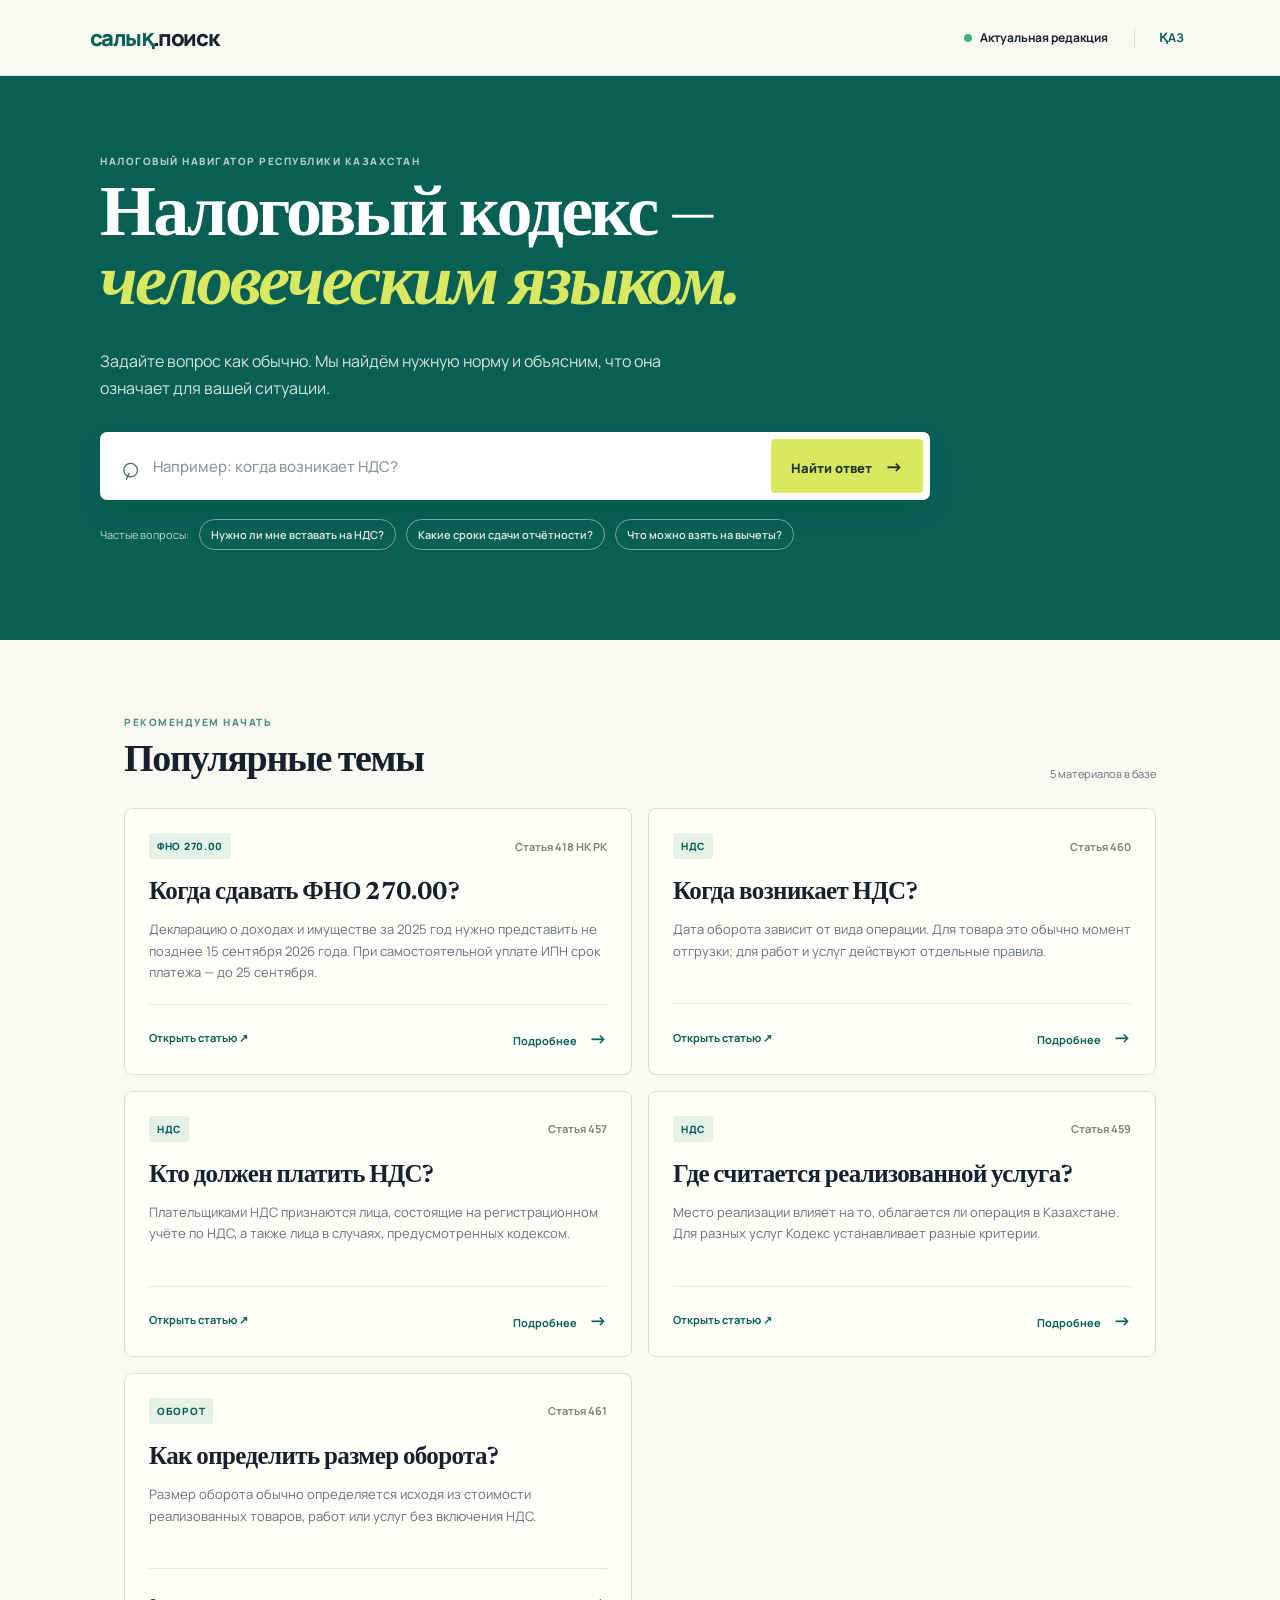
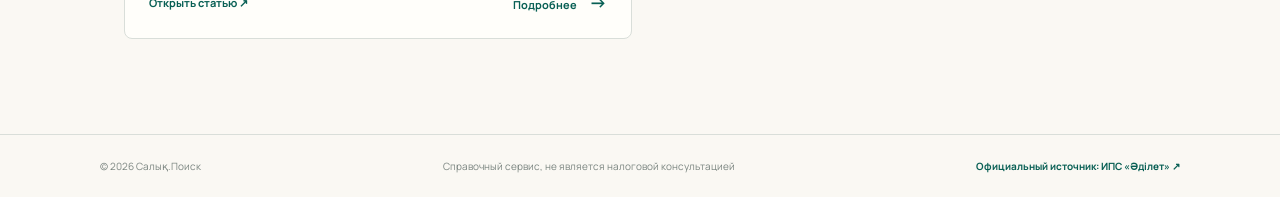
<file: index.html>
<!doctype html>
<html lang="ru">
<head>
  <meta charset="UTF-8" />
  <meta name="viewport" content="width=device-width, initial-scale=1.0" />
  <title>Салық.Поиск — Налоговый кодекс РК</title>
  <link rel="preconnect" href="https://fonts.googleapis.com">
  <link rel="preconnect" href="https://fonts.gstatic.com" crossorigin>
  <link href="https://fonts.googleapis.com/css2?family=Manrope:wght@400;500;600;700;800&family=Newsreader:opsz,wght@6..72,600;6..72,700&display=swap" rel="stylesheet">
  <link rel="stylesheet" href="style.css" />
</head>
<body>
  <header class="nav">
    <a class="brand" href="#top"><span>салық</span>.поиск</a>
    <div class="nav-right"><span class="status"><i></i> Актуальная редакция</span><button class="lang">ҚАЗ</button></div>
  </header>
  <main id="top">
    <section class="hero">
      <p class="eyebrow">НАЛОГОВЫЙ НАВИГАТОР РЕСПУБЛИКИ КАЗАХСТАН</p>
      <h1>Налоговый кодекс —<br><em>человеческим языком.</em></h1>
      <p class="lead">Задайте вопрос как обычно. Мы найдём нужную норму и объясним, что она означает для вашей ситуации.</p>
      <form class="searchbox" id="searchForm">
        <span class="search-icon">⌕</span><input id="query" autocomplete="off" placeholder="Например: когда возникает НДС?" aria-label="Поиск по Налоговому кодексу" />
        <button type="submit">Найти ответ <span>→</span></button>
      </form>
      <div class="examples"><span>Частые вопросы:</span><button>Нужно ли мне вставать на НДС?</button><button>Какие сроки сдачи отчётности?</button><button>Что можно взять на вычеты?</button></div>
    </section>

    <section class="results-wrap" id="results" aria-live="polite">
      <div class="section-heading"><div><p class="eyebrow">РЕКОМЕНДУЕМ НАЧАТЬ</p><h2>Популярные темы</h2></div><p class="count">4 материала в базе</p></div>
      <div class="cards" id="cards"></div>
    </section>
  </main>
  <footer><span>© 2026 Салық.Поиск</span><span>Справочный сервис, не является налоговой консультацией</span><a href="https://adilet.zan.kz/rus/docs/K2500000214/file_214.htm" target="_blank" rel="noreferrer">Официальный источник: ИПС «Әділет» ↗</a></footer>
  <template id="cardTemplate">
    <article class="card">
      <div class="card-top"><span class="tag"></span><span class="article"></span></div>
      <h3></h3><p class="summary"></p>
      <div class="card-bottom"><a class="source" target="_blank" rel="noreferrer">Открыть статью <span>↗</span></a><button class="detail">Подробнее <span>→</span></button></div>
      <div class="details"></div>
    </article>
  </template>
  <script src="app.js"></script>
</body>
</html>
</file>
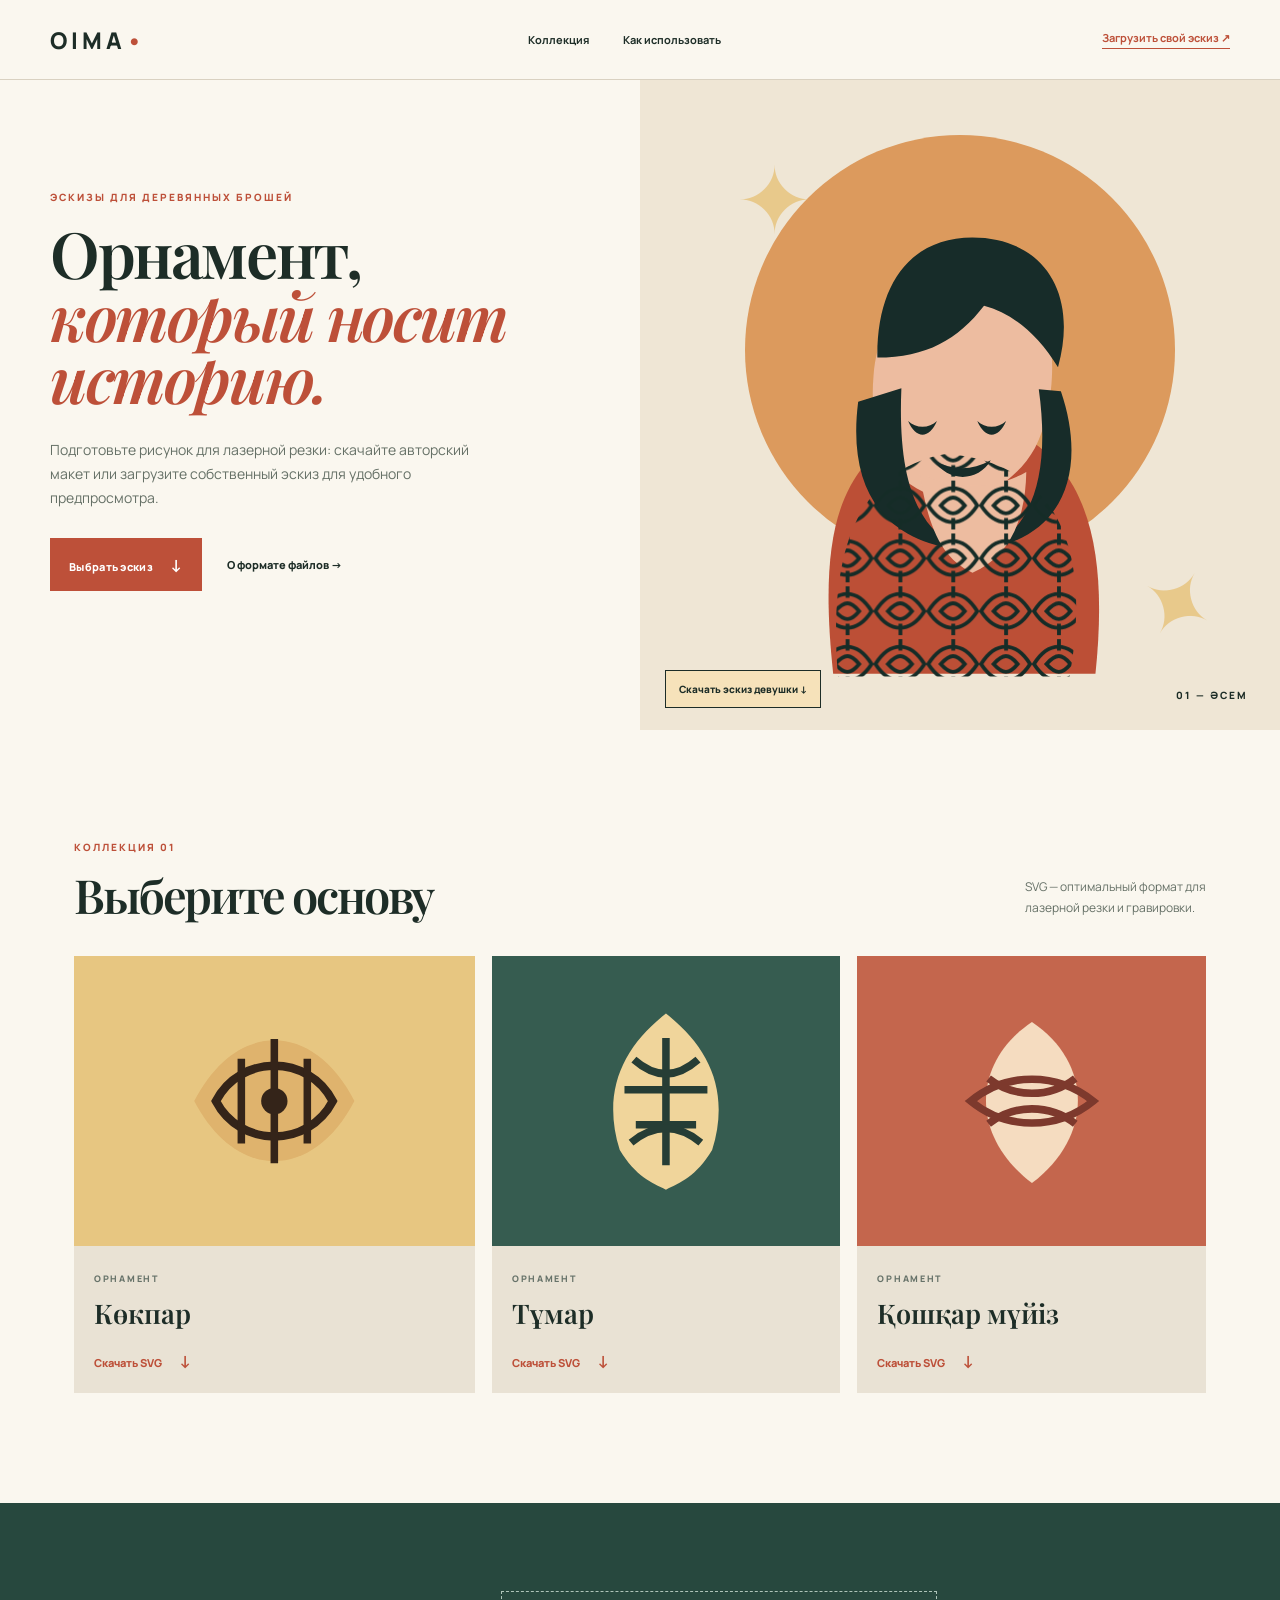
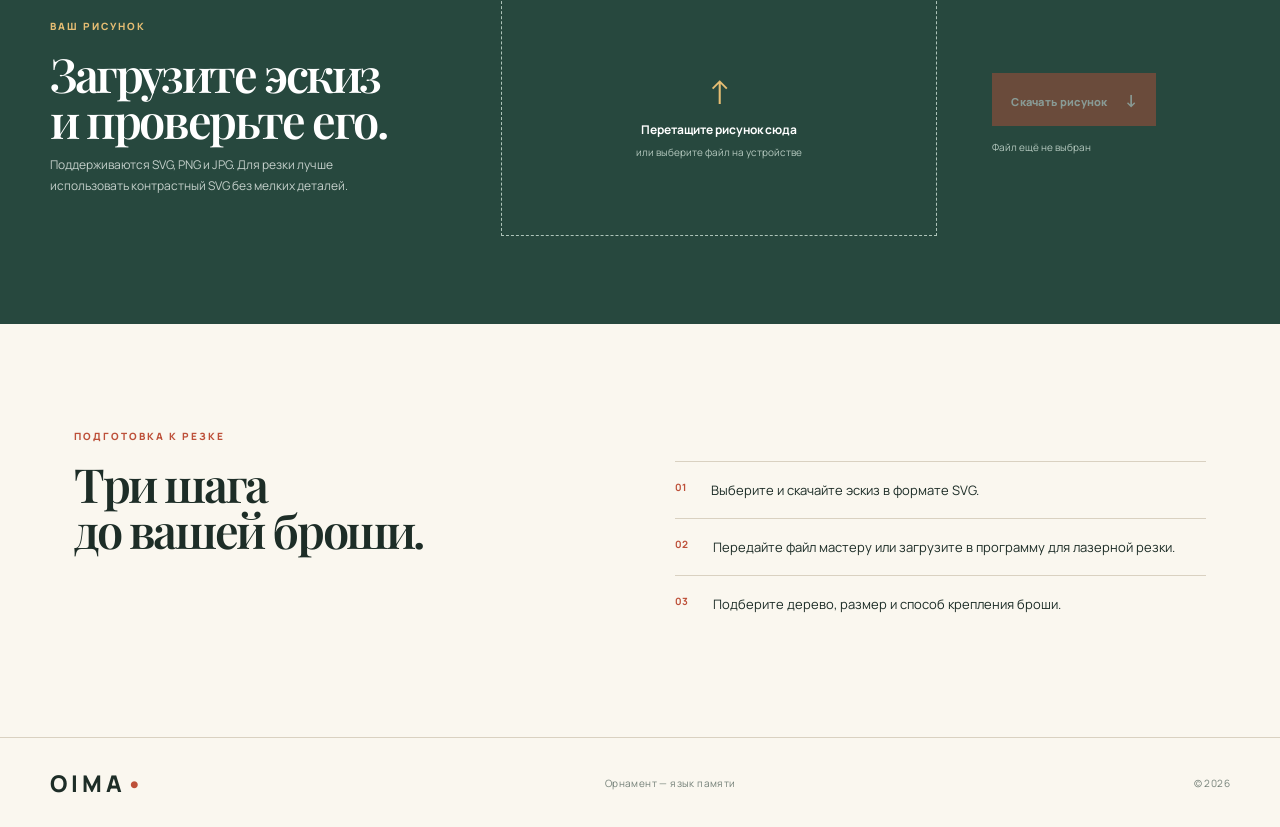
<file: brooches.html>
<!doctype html>
<html lang="ru">
<head>
  <meta charset="UTF-8"><meta name="viewport" content="width=device-width,initial-scale=1.0">
  <title>OIMA — эскизы для деревянных брошей</title>
  <link rel="preconnect" href="https://fonts.googleapis.com"><link rel="preconnect" href="https://fonts.gstatic.com" crossorigin>
  <link href="https://fonts.googleapis.com/css2?family=Manrope:wght@400;500;600;700;800&family=Playfair+Display:ital,wght@0,600;0,700;1,600&display=swap" rel="stylesheet">
  <link rel="stylesheet" href="brooches.css">
</head>
<body>
<header><a class="logo" href="brooches.html">OIMA<span>•</span></a><nav><a href="#collection">Коллекция</a><a href="#how">Как использовать</a></nav><a class="upload-link" href="#upload">Загрузить свой эскиз ↗</a></header>
<main>
  <section class="hero"><div class="hero-copy"><p class="kicker">ЭСКИЗЫ ДЛЯ ДЕРЕВЯННЫХ БРОШЕЙ</p><h1>Орнамент,<br><em>который носит историю.</em></h1><p>Подготовьте рисунок для лазерной резки: скачайте авторский макет или загрузите собственный эскиз для удобного предпросмотра.</p><div class="buttons"><a class="primary" href="#collection">Выбрать эскиз <b>↓</b></a><a class="text-btn" href="#how">О формате файлов →</a></div></div>
  <div class="art-stage"><span class="sun"></span><span class="leaf l1">✦</span><span class="leaf l2">✦</span><svg class="portrait" viewBox="0 0 510 590" role="img" aria-label="Стилизованный портрет девушки в казахском орнаменте"><defs><pattern id="orn" width="55" height="55" patternUnits="userSpaceOnUse"><path d="M2 28C17 4 38 4 53 28C38 51 17 51 2 28Z M15 28C25 17 31 17 40 28C31 39 25 39 15 28Z" fill="none" stroke="#152c27" stroke-width="4"/><path d="M28 2v12M28 41v12" stroke="#152c27" stroke-width="4"/></pattern></defs><path fill="#bc4f36" d="M123 533c-15-140 4-210 71-249l45-21 42 7c102 28 130 118 115 263z"/><path fill="#edbca0" d="M210 133c42-31 104-22 130 26 19 35 11 106-7 139-17 31-52 56-88 53-59-6-86-58-80-128 3-37 17-70 45-90z"/><path fill="#172c29" d="M169 204c-1-77 35-125 99-125 72 0 111 56 89 135-21-34-47-56-77-64-27 35-60 54-111 54z"/><path fill="#172c29" d="M194 236c-4 95 16 147 63 168-78-8-120-59-108-154zM337 237c12 87-6 140-49 165 77-15 99-84 72-163z"/><path fill="#edbca0" d="M213 324c9 58 23 89 55 104 38-17 55-54 56-105-31 18-77 20-111 1z"/><path fill="url(#orn)" d="M128 536c-12-143 28-217 113-232 106 9 154 86 128 232z"/><path fill="#172c29" d="M201 270c8 8 22 8 30 0-8 19-22 19-30 0zm72 0c8 8 22 8 30 0-8 19-22 19-30 0zm-45 41c19 11 39 11 59 0-13 23-45 23-59 0z"/></svg><span class="label">01 — ӘСЕМ</span></div></section>
  <section id="collection" class="collection"><div class="section-head"><div><p class="kicker">КОЛЛЕКЦИЯ 01</p><h2>Выберите основу</h2></div><p>SVG — оптимальный формат для<br>лазерной резки и гравировки.</p></div><div class="product-grid">
    <article class="product featured"><div class="preview"><svg viewBox="0 0 240 240"><path d="M35 120C79 34 161 34 205 120 161 205 79 205 35 120Z" fill="#dfb36d"/><path d="M58 120c26-50 98-50 124 0-26 50-98 50-124 0Z" fill="none" stroke="#342419" stroke-width="9"/><path d="M85 75v90M120 54v132M155 75v90" stroke="#342419" stroke-width="8"/><circle cx="120" cy="120" r="14" fill="#342419"/></svg></div><div class="product-info"><span>ОРНАМЕНТ</span><h3>Көкпар</h3><button class="download" data-file="kokpar.svg">Скачать SVG <b>↓</b></button></div></article>
    <article class="product"><div class="preview dark"><svg viewBox="0 0 240 240"><path d="M120 27c47 37 68 84 49 145-17 28-34 35-49 42-15-7-32-14-49-42-19-61 2-108 49-145z" fill="#f0d59b"/><path d="M120 53v135M76 108h88M88 145h64" stroke="#263d35" stroke-width="8"/><path d="M86 76q34 30 68 0M83 164q37-30 74 0" fill="none" stroke="#263d35" stroke-width="8"/></svg></div><div class="product-info"><span>ОРНАМЕНТ</span><h3>Тұмар</h3><button class="download" data-file="tumar.svg">Скачать SVG <b>↓</b></button></div></article>
    <article class="product"><div class="preview clay"><svg viewBox="0 0 240 240"><path d="M120 36c64 43 66 121 0 171-66-50-64-128 0-171z" fill="#f5dcc0"/><path d="M55 120c38-31 92-31 130 0-38 31-92 31-130 0zm19-24c27 21 65 21 92 0m-92 48c27-21 65-21 92 0" fill="none" stroke="#7d392d" stroke-width="8"/></svg></div><div class="product-info"><span>ОРНАМЕНТ</span><h3>Қошқар мүйіз</h3><button class="download" data-file="koshkar.svg">Скачать SVG <b>↓</b></button></div></article>
  </div></section>
  <section id="upload" class="upload"><div><p class="kicker">ВАШ РИСУНОК</p><h2>Загрузите эскиз<br>и проверьте его.</h2><p>Поддерживаются SVG, PNG и JPG. Для резки лучше использовать контрастный SVG без мелких деталей.</p></div><label class="dropzone" for="fileInput"><input id="fileInput" type="file" accept="image/svg+xml,image/png,image/jpeg"><span id="dropIcon">↑</span><strong id="uploadTitle">Перетащите рисунок сюда</strong><small id="uploadText">или выберите файл на устройстве</small><img id="userImage" alt="Предпросмотр загруженного эскиза"></label><div class="custom-actions"><button id="customDownload" disabled>Скачать рисунок <b>↓</b></button><small id="fileName">Файл ещё не выбран</small></div></section>
  <section id="how" class="how"><p class="kicker">ПОДГОТОВКА К РЕЗКЕ</p><div><h2>Три шага<br>до вашей броши.</h2><ol><li><b>01</b><span>Выберите и скачайте эскиз в формате SVG.</span></li><li><b>02</b><span>Передайте файл мастеру или загрузите в программу для лазерной резки.</span></li><li><b>03</b><span>Подберите дерево, размер и способ крепления броши.</span></li></ol></div></section>
</main><footer><a class="logo" href="brooches.html">OIMA<span>•</span></a><span>Орнамент — язык памяти</span><span>© 2026</span></footer><script src="brooches.js"></script>
</body></html>
</file>
<file: style.css>
:root{--ink:#17212b;--muted:#65717b;--paper:#faf8f3;--green:#085f54;--lime:#d8e860;--line:#d9ded9;--card:#fffefa}*{box-sizing:border-box}body{margin:0;background:var(--paper);color:var(--ink);font-family:Manrope,Arial,sans-serif}.nav{height:76px;display:flex;align-items:center;justify-content:space-between;padding:0 clamp(24px,7vw,112px);border-bottom:1px solid var(--line)}.brand{color:var(--ink);font-size:22px;font-weight:800;text-decoration:none;letter-spacing:-1.4px}.brand span{color:var(--green)}.nav-right{display:flex;align-items:center;gap:26px;font-size:12px;font-weight:700}.status{display:flex;gap:8px;align-items:center}.status i{width:8px;height:8px;border-radius:50%;background:#3cb377}.lang{background:transparent;border:0;border-left:1px solid var(--line);padding-left:24px;font:inherit;color:var(--green);cursor:pointer}.hero{background:var(--green);color:#fff;padding:78px max(24px,calc((100vw - 1080px)/2)) 90px}.eyebrow{font-size:10px;letter-spacing:1.5px;font-weight:800;margin:0 0 16px;opacity:.7}.hero h1{font-family:Newsreader,Georgia,serif;font-size:clamp(42px,6vw,72px);line-height:.96;letter-spacing:-2.8px;margin:0}.hero h1 em{color:var(--lime);font-weight:600}.lead{font-size:16px;max-width:570px;line-height:1.65;margin:26px 0 31px;color:#d5e5de}.searchbox{max-width:830px;background:#fff;border-radius:7px;padding:7px 7px 7px 20px;display:flex;gap:12px;align-items:center;box-shadow:0 12px 25px #003f361f}.search-icon{font:32px Georgia;color:#4f6571;transform:rotate(-20deg)}input{min-width:0;flex:1;border:0;outline:0;font:500 15px Manrope;color:var(--ink)}input::placeholder{color:#8d979c}.searchbox button{background:var(--lime);border:0;border-radius:4px;padding:15px 20px;font:800 13px Manrope;color:#203126;cursor:pointer}.searchbox button span,.detail span{margin-left:10px;font-size:18px}.examples{display:flex;flex-wrap:wrap;align-items:center;gap:10px;margin-top:19px;font-size:11px;color:#bfd5cd}.examples button{border:1px solid #77a89d;border-radius:20px;background:transparent;color:#e3eeea;font:600 11px Manrope;padding:7px 11px;cursor:pointer}.results-wrap{max-width:1080px;margin:0 auto;padding:75px 24px 95px}.section-heading{display:flex;justify-content:space-between;align-items:end;margin-bottom:27px}.section-heading .eyebrow{color:var(--green);margin-bottom:7px}.section-heading h2{font-family:Newsreader,Georgia,serif;font-size:38px;letter-spacing:-1.3px;margin:0}.count{font-size:11px;color:var(--muted);margin:0}.cards{display:grid;grid-template-columns:repeat(2,1fr);gap:16px}.card{border:1px solid var(--line);border-radius:8px;padding:24px;background:var(--card);transition:box-shadow .2s,transform .2s}.card:hover{box-shadow:0 12px 26px #1a33220e;transform:translateY(-2px)}.card-top,.card-bottom{display:flex;align-items:center;justify-content:space-between}.tag{color:var(--green);font-size:10px;font-weight:800;letter-spacing:.7px;text-transform:uppercase;background:#e4f0e8;padding:6px 8px;border-radius:3px}.article{font-size:11px;font-weight:700;color:#79837d}.card h3{font:700 25px/1.05 Newsreader,Georgia,serif;letter-spacing:-.6px;margin:22px 0 12px}.summary{font-size:13px;line-height:1.65;color:var(--muted);margin:0;min-height:64px}.card-bottom{padding-top:21px;margin-top:20px;border-top:1px solid #e8ebe7}.source,.detail{font:700 11px Manrope;color:var(--green);text-decoration:none}.detail{padding:0;border:0;background:none;cursor:pointer}.details{display:none;margin-top:17px;border-left:2px solid var(--lime);padding:3px 0 3px 13px;color:#495962;font-size:12px;line-height:1.6}.card.open .details{display:block}.empty{grid-column:1/-1;border:1px dashed var(--line);padding:42px;border-radius:8px;text-align:center;color:var(--muted)}footer{border-top:1px solid var(--line);padding:24px max(24px,calc((100vw - 1080px)/2));display:flex;gap:25px;justify-content:space-between;flex-wrap:wrap;color:#7b8580;font-size:10px}footer a{color:var(--green);text-decoration:none;font-weight:700}@media(max-width:650px){.nav{height:62px}.status{display:none}.hero{padding-top:56px}.searchbox{padding:5px 5px 5px 13px}.searchbox button{padding:13px;font-size:0}.searchbox button span{font-size:18px;margin:0}.cards{grid-template-columns:1fr}.section-heading h2{font-size:31px}.count{display:none}}
</file>
<file: brooches.css>
:root{--ink:#1d2d27;--sand:#efe6d5;--paper:#faf7ef;--clay:#bd5039;--gold:#dfb36d;--green:#27483e}*{box-sizing:border-box}html{scroll-behavior:smooth}body{margin:0;color:var(--ink);background:var(--paper);font-family:Manrope,Arial,sans-serif}header,footer{padding:0 max(25px,calc((100vw - 1180px)/2));height:80px;display:flex;align-items:center;justify-content:space-between;border-bottom:1px solid #d9d1c1}.logo{font-size:23px;letter-spacing:4px;font-weight:800;color:var(--ink);text-decoration:none}.logo span{color:var(--clay)}nav{display:flex;gap:34px}nav a,.upload-link{font-size:11px;font-weight:700;color:var(--ink);text-decoration:none}.upload-link{color:var(--clay);border-bottom:1px solid var(--clay);padding-bottom:3px}.hero{min-height:650px;display:grid;grid-template-columns:1fr 1fr}.hero-copy{padding:110px max(25px,calc((100vw - 1180px)/2)) 80px; padding-right:65px}.kicker{font-size:10px;letter-spacing:2px;font-weight:800;color:var(--clay);margin:0 0 18px}.hero h1,h2{font:600 clamp(42px,5vw,68px)/.98 'Playfair Display',Georgia,serif;letter-spacing:-2.4px;margin:0}.hero h1 em{color:var(--clay);font-weight:600}.hero-copy>p:not(.kicker){line-height:1.7;color:#657066;font-size:14px;max-width:430px;margin:28px 0}.buttons{display:flex;align-items:center;gap:25px}.primary,.custom-actions button{background:var(--clay);color:white;border:0;padding:15px 19px;text-decoration:none;font:800 11px Manrope;letter-spacing:.3px}.primary b,.download b,.custom-actions b{font-size:17px;margin-left:15px}.text-btn{font-size:11px;font-weight:800;color:var(--ink);text-decoration:none}.art-stage{position:relative;background:var(--sand);overflow:hidden;min-height:650px;display:flex;align-items:end;justify-content:center}.portrait{height:570px;width:490px;z-index:1}.sun{position:absolute;width:430px;height:430px;border-radius:50%;background:#dc9a5d;top:55px}.leaf{position:absolute;color:#e8c684;font-size:92px;opacity:.9}.l1{top:55px;left:15%}.l2{bottom:65px;right:10%;transform:rotate(30deg)}.label{position:absolute;bottom:28px;right:32px;z-index:2;font-size:10px;letter-spacing:2px;font-weight:800}.collection{max-width:1180px;margin:auto;padding:110px 24px}.section-head{display:flex;justify-content:space-between;align-items:end;margin-bottom:38px}.section-head h2,.upload h2,.how h2{font-size:47px}.section-head>p{font-size:12px;line-height:1.7;color:#657066;margin:0}.product-grid{display:grid;grid-template-columns:1.15fr 1fr 1fr;gap:17px}.product{background:#e9e2d4}.preview{height:290px;display:flex;align-items:center;justify-content:center;background:#e7c681}.preview svg{width:78%;height:78%}.dark{background:#365c50}.clay{background:#c4664d}.product-info{padding:19px 20px 21px}.product-info span{font-size:9px;color:#667269;letter-spacing:1.7px;font-weight:800}.product-info h3{font:600 27px 'Playfair Display',Georgia,serif;margin:8px 0 18px}.download{padding:0;border:0;background:none;color:var(--clay);font:800 11px Manrope;cursor:pointer}.upload{background:var(--green);color:white;padding:88px max(25px,calc((100vw - 1180px)/2));display:grid;grid-template-columns:1fr 1.1fr .6fr;gap:55px;align-items:center}.upload .kicker{color:#e5bd73}.upload h2{color:#fff}.upload>div>p:not(.kicker){font-size:12px;line-height:1.7;max-width:300px;color:#c5d0cb}.dropzone{min-height:245px;border:1px dashed #aec4b9;display:flex;flex-direction:column;align-items:center;justify-content:center;gap:7px;cursor:pointer;position:relative;text-align:center;padding:20px}.dropzone input{display:none}.dropzone span{font-size:33px;color:#e5bd73}.dropzone strong{font-size:12px}.dropzone small,.custom-actions small{font-size:10px;color:#b5c9bf}.dropzone img{display:none;max-width:100%;max-height:210px;object-fit:contain}.custom-actions{display:flex;flex-direction:column;gap:14px}.custom-actions button{align-self:start;opacity:.45;cursor:not-allowed}.custom-actions button.active{opacity:1;cursor:pointer}.how{max-width:1180px;margin:auto;padding:105px 24px}.how>div{display:grid;grid-template-columns:1fr 1fr;gap:70px}.how ol{margin:0;padding:0;list-style:none}.how li{display:flex;gap:25px;padding:18px 0;border-top:1px solid #d9d1c1;font-size:13px;line-height:1.55}.how li b{color:var(--clay);font-size:10px}footer{border-top:1px solid #d9d1c1;border-bottom:0;height:90px;color:#748078;font-size:10px;letter-spacing:.4px}@media(max-width:760px){header{height:64px}nav{display:none}.upload-link{font-size:9px}.hero{grid-template-columns:1fr}.hero-copy{padding-top:75px;padding-bottom:70px}.art-stage{min-height:470px}.portrait{height:450px}.sun{width:320px;height:320px}.collection,.how{padding-top:70px;padding-bottom:70px}.section-head{display:block}.section-head>p{margin-top:15px}.product-grid,.upload{grid-template-columns:1fr}.upload{gap:30px}.how>div{grid-template-columns:1fr;gap:38px}.section-head h2,.upload h2,.how h2{font-size:40px}footer span{display:none}}
</file>
